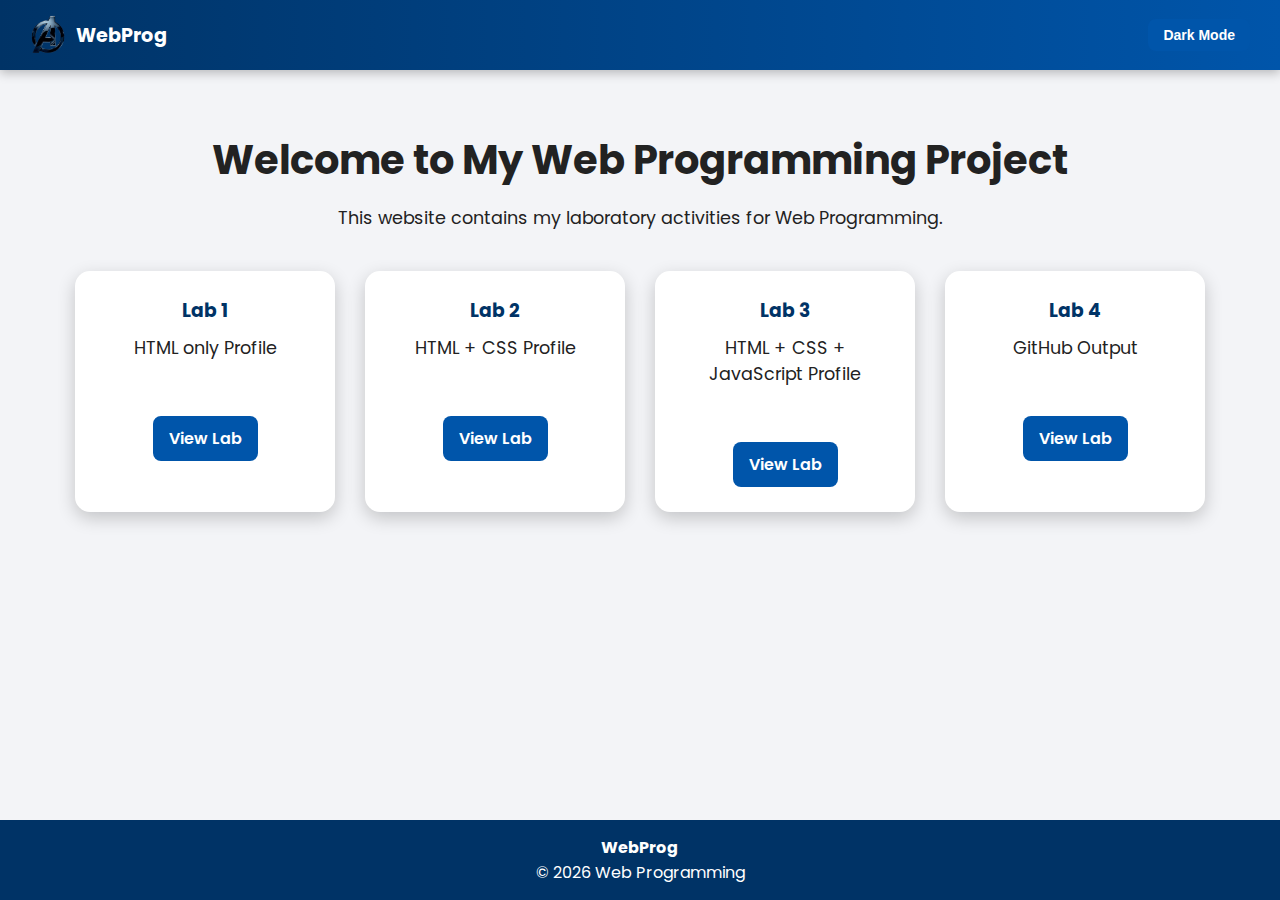
<file: index.html>
<!DOCTYPE html>
<html lang="en">
<head>
    <meta charset="UTF-8">
    <title>My Web Programming Project</title>
    <link rel="stylesheet" href="style.css">
    <script src="script.js" defer></script>
</head>
<body>

<header class="navbar">
    <a href="index.html" class="logo">
        <img src="assets/logo.png" alt="Logo">
        <span>WebProg</span>
    </a>

    <button id="themeBtn">Dark Mode</button>
</header>

<main class="home">
    <h1 id="welcomeText">Welcome to My Web Programming Project</h1>
    <p>This website contains my laboratory activities for Web Programming.</p>

    <!-- LAB CARDS CONTAINER -->
    <div class="lab-cards">

        <div class="card">
            <h3>Lab 1</h3>
            <p>HTML only Profile</p>
            <a href="lab1/aguilar_lab1.html">View Lab</a>
        </div>

        <div class="card">
            <h3>Lab 2</h3>
            <p>HTML + CSS Profile</p>
            <a href="lab2/aguilar_lab2.html">View Lab</a>
        </div>

        <div class="card">
            <h3>Lab 3</h3>
            <p>HTML + CSS + JavaScript Profile</p>
            <a href="lab3/aguilar_lab3.html">View Lab</a>
        </div>

        <!-- ✅ LAB 4 IS NOW BESIDE LAB 3 -->
        <div class="card">
            <h3>Lab 4</h3>
            <p>GitHub Output</p>
            <a href="lab4/aguilar_lab4.html">View Lab</a>
        </div>

    </div>
</main>

<footer>
    <strong>WebProg</strong>
    <p id="year"></p>
</footer>

</body>
</html>
</file>
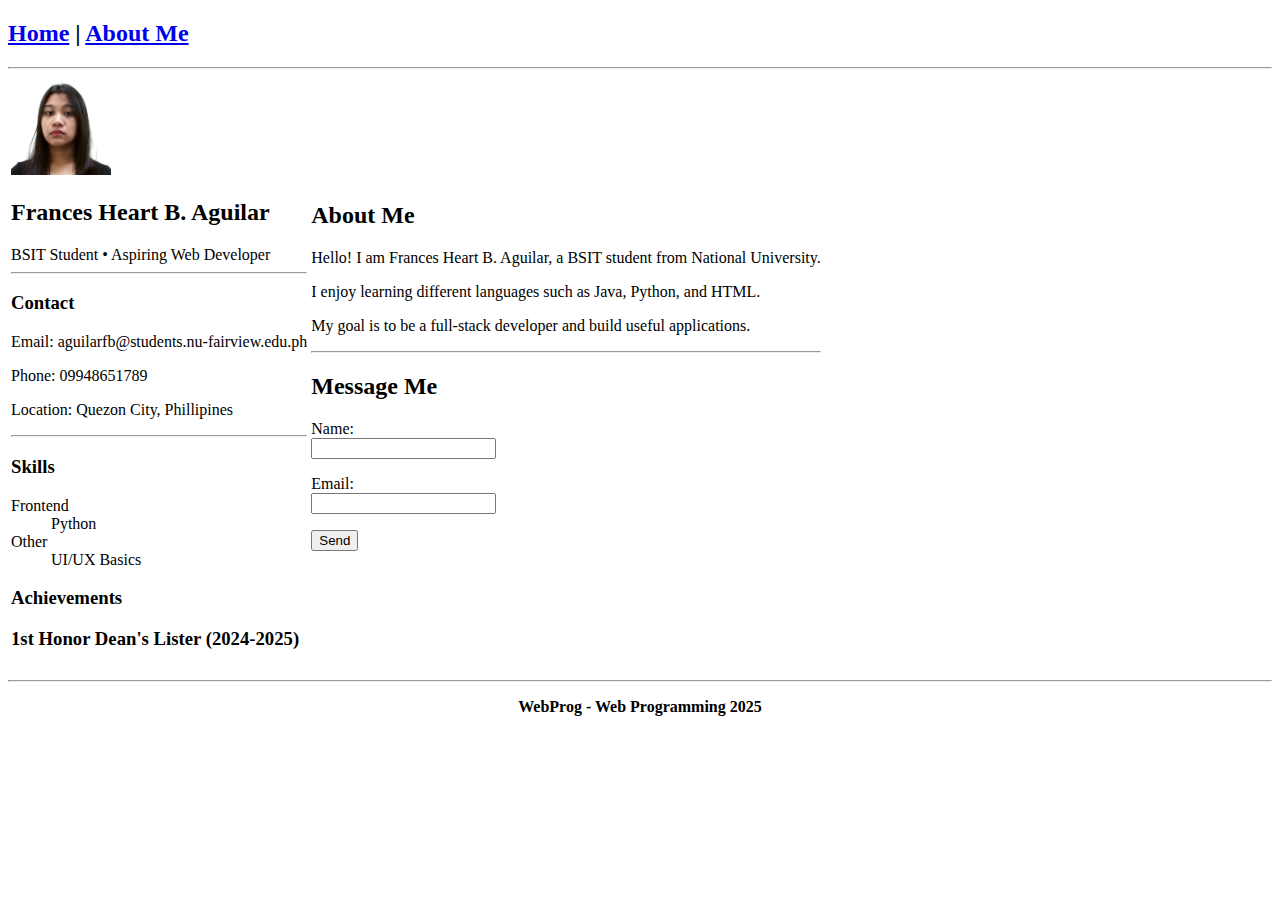
<file: lab1/aguilar_lab1.html>
<!DOCTYPE html>
<html>
<head>
<title>My Profile</title>
</head>

<body>
<div>
<h2>
<a href="#home">Home</a> |
<a href="#about">About Me</a>
</h2>
</div>

<hr>
<table>
<tr>
<td>
<div id="home">
<img src="../assets/aguilar.jpg" class="profile-img" width="100">
<h2>Frances Heart B. Aguilar</h2>
<span>BSIT Student • Aspiring Web Developer</span>
</div>

<hr>


<div>

<h3>Contact</h3>

<p>Email: aguilarfb@students.nu-fairview.edu.ph</p>
<p>Phone: 09948651789</p>
<p>Location: Quezon City, Phillipines

</div>


<hr>


<div>

<h3>Skills</h3>

<dl>
<dt>Frontend</dt>
<dd>Python</dd>

<dt>Other</dt>
<dd>UI/UX Basics</dd>
</dl>

<h3>Achievements<h3>
<dt>1st Honor Dean's Lister (2024-2025)</dt>


</div>


</td>


<!-- RIGHT COLUMN -->

<td>


<div id="about">

<h2>About Me</h2>
<p> 
Hello! I am Frances Heart B. Aguilar, a BSIT student from National University.
</p>
<p>
I enjoy learning different languages such as Java, Python, and HTML.
</p>
<p>
My goal is to be a full-stack developer and build useful applications.
</p>
</div>



<hr>


<div>

<h2>Message Me</h2>

<form action="submit" method="post">

<p>

Name:<br><input type="text" name="name">

</p>

<p>

Email:<br><input type="email" name="email">

</p>

<p>

<input type="submit" value="Send">

</p>

</form>

</div>


</td>


</tr>

</table>


<hr>
<div>
<p><center><strong>WebProg - Web Programming 2025</strong></center></p>
</div>
</body>
</html>
</file>
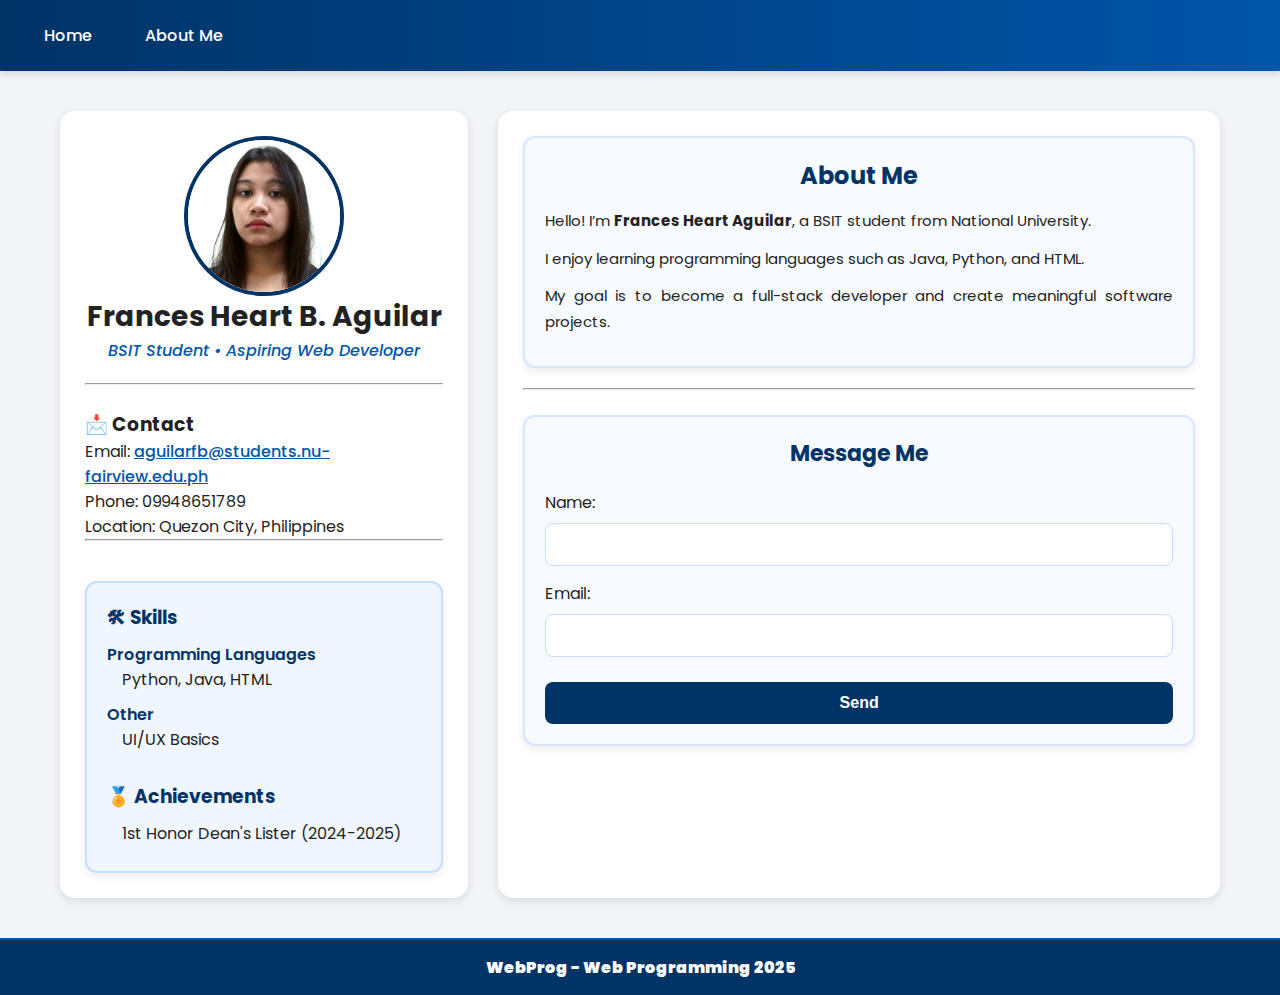
<file: lab2/aguilar_lab2.html>
<!DOCTYPE html>
<html>
<head>
<title>My Profile</title>
<link rel="stylesheet" href="style.css">
</head>
<body>

<!-- NAVIGATION BAR -->
<header class="navbar">
<nav>
<a href="#home">Home</a>
<a href="#about">About Me</a>
</nav>
</header>

<!-- TWO COLUMN -->
<main id="main-content">

<!-- LEFT COLUMN -->
<section class="left-column">
<div id="home">
<img src="../assets/aguilar.jpg" class="profile-img">
<h2 class="name">Frances Heart B. Aguilar</h2>
<p class="job-title">BSIT Student • Aspiring Web Developer</p>
</div>

<hr><br>

<div class="contact-section">
<h3>📩 Contact</h3>
<p>Email: <a href="mailto:aguilarfb@students.nu-fairview.edu.ph">aguilarfb@students.nu-fairview.edu.ph</a></p>
<p>Phone: 09948651789</p>
<p>Location: Quezon City, Philippines</p>
</div>

<hr><br>

<div class="skills-section">
<h3>🛠 Skills</h3>
<dl>
<dt>Programming Languages</dt>
<dd>Python, Java, HTML</dd>

<dt>Other</dt>
<dd>UI/UX Basics</dd>
</dl>

<br>
<h3>🏅 Achievements</h3>
<dl>
<dd>1st Honor Dean's Lister (2024-2025)</dd>
</dl>
</div>
</section>

<!-- RIGHT COLUMN -->
<section class="right-column">
<div id="about">
<h2>About Me</h2>
<p>Hello! I’m <strong>Frances Heart Aguilar</strong>, a BSIT student from National University.</p>
<p>I enjoy learning programming languages such as Java, Python, and HTML.</p>
<p>My goal is to become a full-stack developer and create meaningful software projects.</p>
</div>

<hr><br>

<div class="message-section">
  <form action="submit" method="post">
    <h2>Message Me</h2>
    <p>Name:<br><input type="text" name="name"></p>
    <p>Email:<br><input type="email" name="email"></p>
    <p><input type="submit" value="Send"></p>
  </form>
</div>

</main>

<!-- FOOTER -->
<footer>
<strong>WebProg - Web Programming 2025</strong>
</footer>

</body>
</html>
</file>
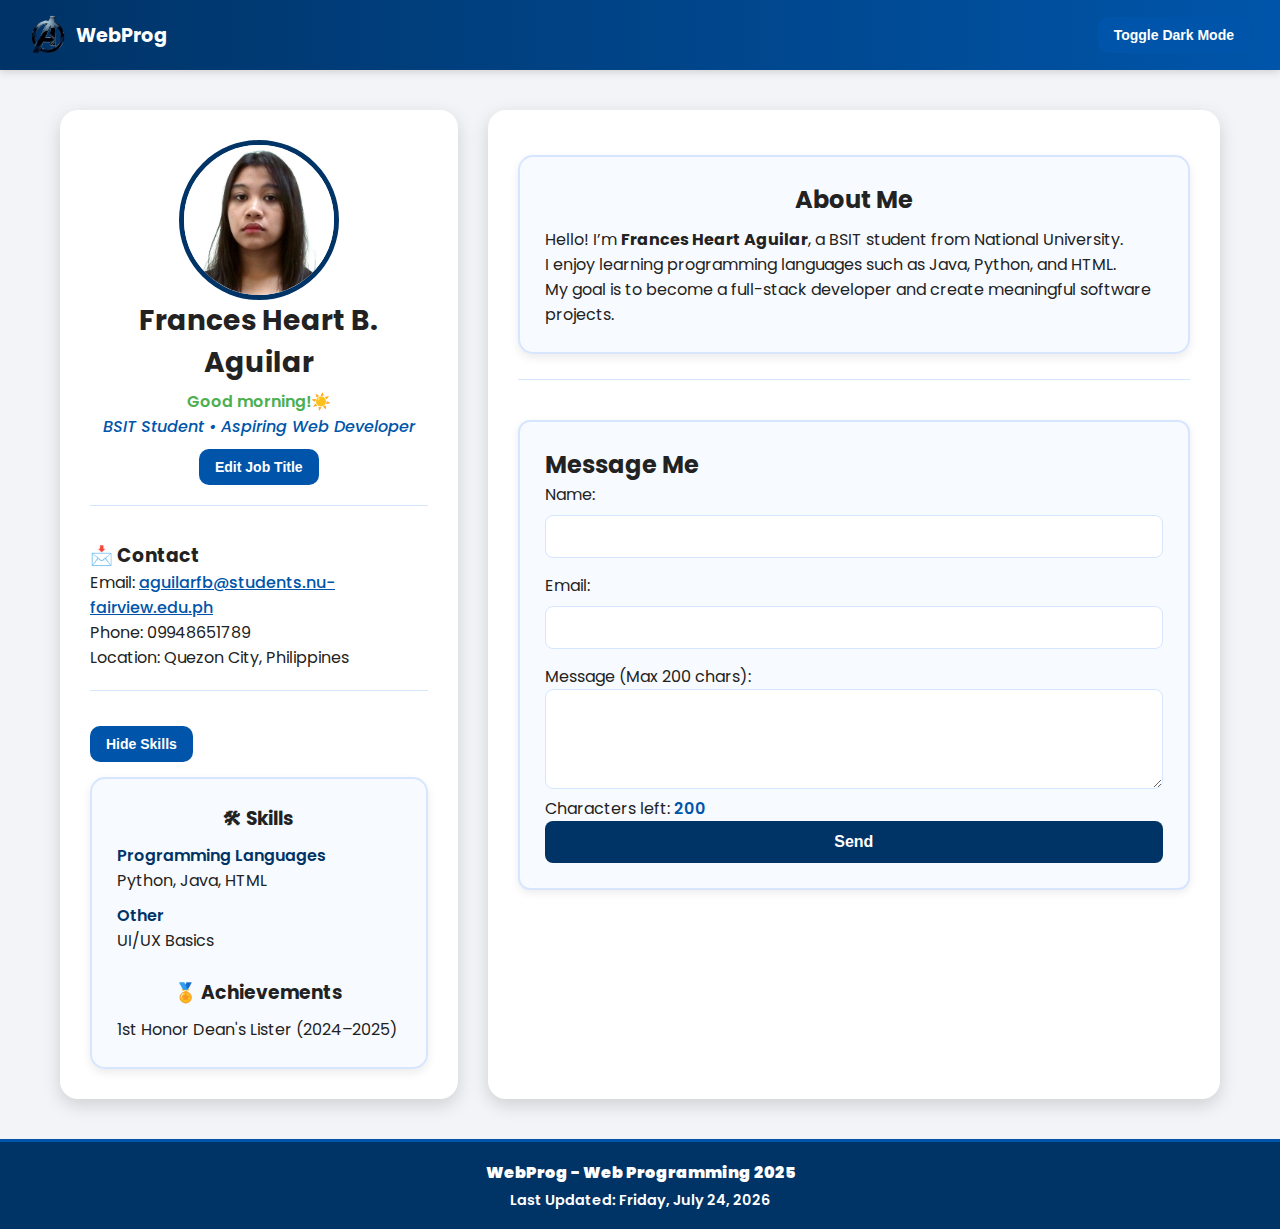
<file: lab3/aguilar_lab3.html>
<!DOCTYPE html>
<html lang="en">
<head>
    <meta charset="UTF-8">
    <title>My Profile</title>
    <link rel="stylesheet" href="style.css">
    <script src="script.js" defer></script>
</head>
<body onload="displayTimeGreeting()">

<header class="navbar">
    <a href="../index.html" class="logo">
        <img src="../assets/logo.png" alt="Logo">
        <span>WebProg</span>
    </a>

    <button id="themeBtn">Toggle Dark Mode</button>
</header>

<main id="main-content">

    <section class="left-column">
        <div id="home">
            <img src="../assets/aguilar.jpg" class="profile-img">

            <h2 class="name">Frances Heart B. Aguilar</h2>
            <p id="timeGreeting"></p>
            <p class="job-title" id="jobTitle">BSIT Student • Aspiring Web Developer</p>

            <button id="editJobBtn">Edit Job Title</button>
        </div>

        <hr><br>

        <div class="contact-section">
            <h3>📩 Contact</h3>
            <p>Email: <a href="mailto:aguilarfb@students.nu-fairview.edu.ph">aguilarfb@students.nu-fairview.edu.ph</a></p>
            <p>Phone: 09948651789</p>
            <p>Location: Quezon City, Philippines</p>
        </div>

        <hr><br>

        <button id="toggleSkillsBtn">Hide Skills</button>

        <div class="skills-section" id="skillsSection">
            <h3>🛠 Skills</h3>
            <dl>
                <dt>Programming Languages</dt>
                <dd>Python, Java, HTML</dd>

                <dt>Other</dt>
                <dd>UI/UX Basics</dd>
            </dl>

            <br>
            <h3>🏅 Achievements</h3>
            <dl>
                <dd>1st Honor Dean's Lister (2024–2025)</dd>
            </dl>
        </div>
    </section>

    <section class="right-column">
        <div id="about">
            <h2>About Me</h2>
            <p>Hello! I’m <strong>Frances Heart Aguilar</strong>, a BSIT student from National University.</p>
            <p>I enjoy learning programming languages such as Java, Python, and HTML.</p>
            <p>My goal is to become a full-stack developer and create meaningful software projects.</p>
        </div>

        <hr><br>

        <div class="message-section">
            <form onsubmit="return validateForm()">
                <h2>Message Me</h2>

                <label>Name:<br>
                    <input type="text" name="name" id="nameField">
                </label>

                <label>Email:<br>
                    <input type="email" name="email" id="emailField">
                </label>

                <label>Message (Max 200 chars):<br>
                    <textarea id="msgBox" maxlength="200" name="message"></textarea>
                </label>

                <p>Characters left: <span id="counter">200</span></p>

                <input type="submit" value="Send">
            </form>
        </div>

    </section>
</main>

<footer>
    <strong>WebProg - Web Programming 2025</strong>
    <p id="dateDisplay"></p>
</footer>

</body>
</html>
</file>
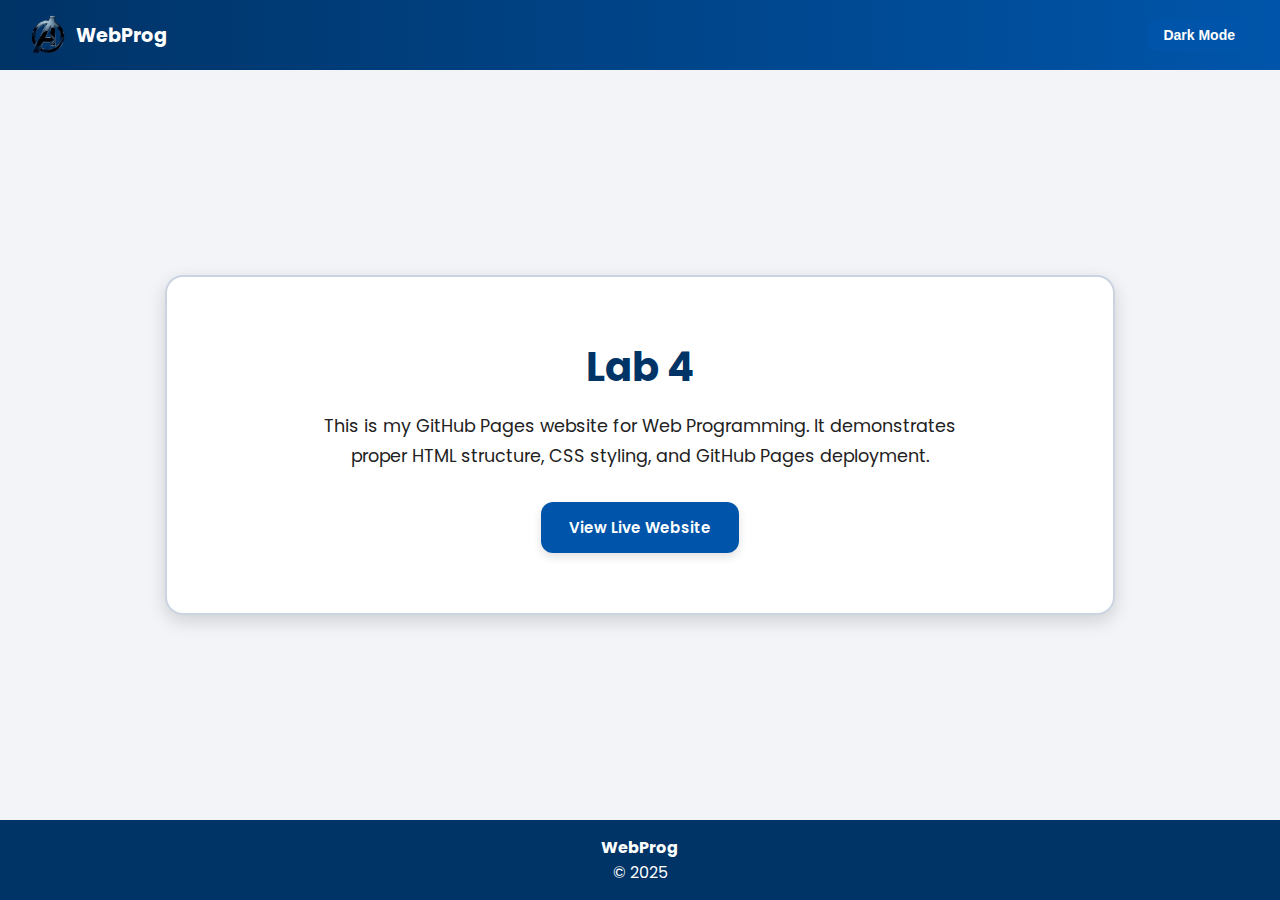
<file: lab4/aguilar_lab4.html>
<!DOCTYPE html>
<html lang="en">
<head>
    <meta charset="UTF-8">
    <meta name="viewport" content="width=device-width, initial-scale=1.0">
    <title>Lab 4 - GitHub Pages</title>
    <link rel="stylesheet" href="style.css">
    <script src="script.js" defer></script>
</head>
<body>

<header class="navbar">
    <a href="../index.html" class="logo">
        <img src="../assets/logo.png" alt="Logo">
        <span>WebProg</span>
    </a>

    <button id="themeBtn">Dark Mode</button>
</header>

<main class="home lab4-page">
    <div class="lab4-card">
        <h1>Lab 4</h1>
        <p>
            This is my GitHub Pages website for Web Programming.
            It demonstrates proper HTML structure, CSS styling,
            and GitHub Pages deployment.
        </p>

        <a href="https://france-x.github.io/My-Web-Programming-Project/" target="_blank">
            View Live Website
        </a>
    </div>
</main>

<footer>
    <strong>WebProg</strong>
    <p>&copy; 2025</p>
</footer>

</body>
</html>
</file>
<file: style.css>
@import url('https://fonts.googleapis.com/css2?family=Poppins:wght@300;400;600;700&display=swap');

* {
    margin: 0;
    padding: 0;
    box-sizing: border-box;
}

/* ========== LIGHT MODE VARIABLES ========== */
:root {
    --bg-color: #f3f4f7;
    --text-color: #222;
    --card-bg: #ffffff;
    --primary: #003366;
    --secondary: #0055aa;
}

/* ========== DARK MODE VARIABLES ========== */
.dark-mode {
    --bg-color: #121826;
    --text-color: #f1f1f1;
    --card-bg: #1e293b;
    --primary: #38bdf8;
    --secondary: #0ea5e9;
}

body {
    font-family: "Poppins", sans-serif;
    background: var(--bg-color);
    color: var(--text-color);
    min-height: 100vh;
    display: flex;
    flex-direction: column;
    transition: background 0.3s, color 0.3s;
}

/* ================= NAVBAR ================= */

.navbar {
    background: linear-gradient(90deg, var(--primary), var(--secondary));
    padding: 15px 30px;
    display: flex;
    align-items: center;
    gap: 25px;
    box-shadow: 0 3px 10px rgba(0,0,0,0.25);
}

/* LOGO */
.logo {
    display: flex;
    align-items: center;
    gap: 10px;
    font-weight: 700;
    font-size: 1.2rem;
    color: white;
    text-decoration: none;
}

.logo img {
    height: 40px;
}

/* NAV LINKS */
.navbar nav a {
    color: white;
    text-decoration: none;
    font-weight: 500;
    margin-right: 20px;
}

.navbar nav a:hover,
.navbar nav a.active {
    text-decoration: underline;
}

/* DARK MODE BUTTON */
#themeBtn {
    margin-left: auto;
    padding: 8px 15px;
    background: var(--secondary);
    color: white;
    border: none;
    border-radius: 8px;
    cursor: pointer;
    font-weight: 600;
    font-size: 14px;
    transition: background-color 0.25s, transform 0.2s;
}

#themeBtn:hover {
    background: var(--primary);
    transform: translateY(-1px);
}


/* ================= HOME ================= */

.home {
    text-align: center;
    padding: 60px 20px;
    flex: 1;
}

.home h1 {
    font-size: 2.5rem;
    margin-bottom: 15px;
}

.home p {
    font-size: 1.1rem;
    margin-bottom: 40px;
}

/* ================= LAB CARDS ================= */

.lab-cards {
    display: flex;
    justify-content: center;
    gap: 30px;
    flex-wrap: wrap;
}

.card {
    background: var(--card-bg);
    width: 260px;
    padding: 25px;
    border-radius: 15px;
    box-shadow: 0 6px 18px rgba(0,0,0,0.2);
    transition: 0.3s;
}

.card:hover {
    transform: translateY(-6px);
}

.card h3 {
    color: var(--primary);
    margin-bottom: 10px;
}

.card a {
    display: inline-block;
    margin-top: 15px;
    padding: 10px 16px;
    background: var(--secondary);
    color: white;
    border-radius: 8px;
    text-decoration: none;
    font-weight: 600;
}

/* ================= FOOTER ================= */

footer {
    text-align: center;
    padding: 15px;
    background: var(--primary);
    color: white;
}

/* ================= RESPONSIVE ================= */

@media (max-width: 768px) {
    .home h1 {
        font-size: 2rem;
    }
}
</file>
<file: lab2/style.css>
/* ===== GLOBAL ===== */
@import url('https://fonts.googleapis.com/css2?family=Poppins:wght@300;400;600;700&display=swap');

* {
  margin: 0;
  padding: 0;
  box-sizing: border-box;
}

body {
  font-family: "Poppins", sans-serif;
  background: #f3f4f7;
  padding: 0;
  color: #222;
}

/* ===== NAVIGATION BAR ===== */
.navbar {
  background: linear-gradient(90deg, #003366, #0055aa);
  padding: 15px 30px;
  color: white;
  box-shadow: 0 2px 8px rgba(0,0,0,0.15);
}

.navbar nav {
  display: flex;
  gap: 25px;
}

.navbar a {
  text-decoration: none;
  color: white;
  font-weight: 500;
  padding: 8px 14px;
  border-radius: 6px;
  transition: 0.2s;
}

.navbar a:hover {
  background: rgba(255,255,255,0.2);
}

/* ===== MAIN LAYOUT ===== */
#main-content {
  display: flex;
  gap: 30px;
  max-width: 1200px;
  margin: 40px auto;
  padding: 0 20px;
}

/* ===== CARD STYLING ===== */
.left-column, .right-column {
  background: white;
  padding: 25px;
  border-radius: 15px;
  box-shadow: 0 3px 10px rgba(0,0,0,0.1);
}

/* ===== PROFILE SECTION ===== */
.profile-img {
  display: block;
  margin: 0 auto;
  border: 4px solid #003366;
  border-radius: 50%;
  width: 160px;
  height: 160px;
  object-fit: cover;
}

.name {
  font-size: 28px;
  font-weight: 700;
  text-align: center;
}

.job-title {
  color: #0055aa;
  font-style: italic;
  margin-bottom: 20px;
  font-weight: 500;
  text-align: center;
}

/* ===== CONTACT ===== */
.contact-section a {
  color: #0055aa;
  font-weight: 500;
}

.contact-section a:hover {
  text-decoration: underline;
}

/* ===== SKILLS SECTION (IMPROVED CARD DESIGN) ===== */
.skills-section {
  background: #f0f6ff; /* light blue background */
  padding: 20px;
  border-radius: 12px;
  border: 2px solid #c7ddff; /* soft border */
  box-shadow: 0 3px 8px rgba(0, 0, 0, 0.08);
  margin-top: 15px;
}

.skills-section h3 {
  margin-bottom: 10px;
  color: #003366;
  font-weight: 700;
}

.skills-section dt {
  font-weight: 600;
  margin-top: 10px;
  color: #003366;
}

.skills-section dd {
  margin-left: 15px;
  margin-bottom: 5px;
}

/* ===== ABOUT ME SECTION IMPROVED ===== */
#about {
  padding: 20px;
  background: #f7faff;
  border-radius: 12px;
  border: 2px solid #d7e6ff;
  box-shadow: 0 3px 8px rgba(0, 0, 0, 0.08);
  margin-bottom: 20px;
}

#about h2 {
  text-align: center;
  margin-bottom: 15px;
  color: #003366;
  font-weight: 700;
}

#about p {
  text-align: justify;              /* Better reading flow */
  line-height: 1.7;                 /* Line spacing */
  margin-bottom: 12px;              /* Space between paragraphs */
  font-size: 15px;
}

/* ===== MESSAGE FORM ===== */
form {
  background: #f7faff;             /* light card background */
  padding: 20px;
  border-radius: 12px;
  border: 2px solid #d7e6ff;
  box-shadow: 0 3px 8px rgba(0, 0, 0, 0.08);
}

form input[type="text"],
form input[type="email"] {
  width: 100%;
  padding: 12px;
  margin-top: 8px;
  margin-bottom: 15px;
  border-radius: 8px;
  border: 1.5px solid #c7ddff;
  transition: 0.3s;
  font-size: 15px;
}

form input[type="text"]:focus,
form input[type="email"]:focus {
  outline: none;
  border-color: #0055aa;
  box-shadow: 0 0 5px rgba(0, 85, 170, 0.4);
}

form input[type="submit"] {
  width: 100%;
  background: #003366;
  color: white;
  padding: 12px 0;
  margin-top: 10px;
  border: none;
  border-radius: 8px;
  cursor: pointer;
  font-weight: 600;
  font-size: 16px;
  transition: 0.3s;
}

form input[type="submit"]:hover {
  background: #0055aa;
  transform: scale(1.02);
  box-shadow: 0 4px 12px rgba(0, 85, 170, 0.4);
}

.message-section form h2 {
  text-align: center;
  margin-bottom: 20px;
  color: #003366;
  font-weight: 700;
  font-size: 22px;

}

/* ===== FOOTER ===== */
footer {
  text-align: center;               /* Center text */
  background: #003366;              /* Dark blue background */
  color: white;                     /* White text */
  padding: 15px 0;                  /* Vertical padding */
  font-weight: 600;
  border-top: 2px solid #0055aa;    /* Optional top border accent */
}

/* ===== RESPONSIVE ===== */
@media (max-width: 760px) {
  #main-content {
    flex-direction: column;
  }
}
</file>
<file: lab3/style.css>
@import url('https://fonts.googleapis.com/css2?family=Poppins:wght@300;400;600;700&display=swap');

* {
  margin: 0;
  padding: 0;
  box-sizing: border-box;
}

:root {
    --primary-color: #003366;
    --secondary-color: #0055aa;
    --background-color: #f3f4f7;
    --card-background: white;
    --text-color: #222;
    --accent-light: #f7faff;
    --accent-border: #d7e6ff;
}

body {
  font-family: "Poppins", sans-serif;
  background: var(--background-color);
  color: var(--text-color);
  transition: background-color 0.3s, color 0.3s;
}

.dark-mode {
    --primary-color: #0088cc;
    --secondary-color: #3aa6d7;
    --background-color: #1a1a2e;
    --card-background: #232c44;
    --text-color: #f0f0f0;
    --accent-light: #33405f;
    --accent-border: #445681;
}

.dark-mode .navbar {
    background: linear-gradient(90deg, var(--primary-color), var(--secondary-color));
}

.dark-mode footer {
    background: var(--primary-color);
}

.dark-mode h2, 
.dark-mode h3, 
.dark-mode dt, 
.dark-mode .job-title {
    color: var(--secondary-color) !important;
}

.navbar {
  background: linear-gradient(90deg, var(--primary-color), var(--secondary-color));
  padding: 15px 30px;
  color: white;
  box-shadow: 0 2px 8px rgba(0,0,0,0.15);
  display: flex;
  align-items: center;
}

.navbar nav {
  display: flex;
  gap: 25px;
}

.navbar {
    background: linear-gradient(90deg, #003366, #0055aa);
    padding: 15px 30px;
    display: flex;
    align-items: center;
    justify-content: space-between;
}

.logo {
    display: flex;
    align-items: center;
    gap: 10px;
    text-decoration: none;
    color: white;
    font-weight: 700;
    font-size: 1.2rem;
}

.logo img {
    height: 40px;
}

.logo:hover {
    opacity: 0.9;
}

#themeBtn, #editJobBtn, #toggleSkillsBtn {
    padding: 10px 16px;
    background: var(--secondary-color);
    color: white;
    border: none;
    border-radius: 10px;
    cursor: pointer;
    font-weight: 600;
    font-size: 14px;
    transition: 0.25s ease;
}

#themeBtn:hover, #editJobBtn:hover, #toggleSkillsBtn:hover {
    background: var(--primary-color);
    transform: translateY(-2px);
    box-shadow: 0 4px 10px rgba(0,0,0,0.12);
}

#themeBtn {
    margin-left: auto;
}
#editJobBtn {
    display: block;
    margin: 10px auto 15px auto;
}

#main-content {
  display: flex;
  gap: 30px;
  max-width: 1200px;
  margin: 40px auto;
  padding: 0 20px;
}

.left-column,
.right-column {
  background: var(--card-background);
  padding: 30px;
  border-radius: 18px;
  box-shadow: 0 6px 18px rgba(0, 0, 0, 0.15);
  transition: 0.3s ease;
}

.left-column:hover,
.right-column:hover {
  transform: translateY(-3px);
  box-shadow: 0 8px 20px rgba(0, 0, 0, 0.20);
}

.profile-img {
  display: block;
  margin: 0 auto;
  border: 5px solid var(--primary-color);
  border-radius: 50%;
  width: 160px;
  height: 160px;
  object-fit: cover;
  transition: 0.4s ease;
}

.profile-img:hover {
  transform: scale(1.05);
  border-color: var(--secondary-color);
  box-shadow: 0 0 12px rgba(0, 85, 170, 0.4);
}

.name {
  font-size: 28px;
  font-weight: 700;
  text-align: center;
}

.job-title {
  color: var(--secondary-color);
  font-style: italic;
  text-align: center;
  font-weight: 500;
}

#timeGreeting {
    text-align: center;
    font-size: 1em;
    font-weight: 600;
    color: #4CAF50;
    margin-top: 5px;
}

.left-column hr {
    margin-top: 20px;
    margin-bottom: 10px;
    border: 0;
    border-top: 1.7px solid var(--accent-border);
}

.right-column hr {
    margin-top: 25px;     /* space above the line */
    margin-bottom: 15px;  /* space below the line */
    border: 0;
    border-top: 1.7px solid var(--accent-border);
}

.contact-section a {
  color: var(--secondary-color);
  font-weight: 500;
}

.skills-section,
#about {
  background: var(--accent-light);
  padding: 25px;
  border-radius: 15px;
  border: 2px solid var(--accent-border);
  box-shadow: 0 4px 10px rgba(0,0,0,0.08);
  margin-top: 15px;
  transition: 0.3s;
}

.skills-section dt {
  font-weight: 600;
  margin-top: 10px;
  color: var(--primary-color);
}

.skills-section h3,
#about h2 {
  margin-bottom: 10px;
  font-weight: 700;
  text-align: center;
}

form {
  background: var(--accent-light);
  padding: 25px;
  border-radius: 12px;
  border: 2px solid var(--accent-border);
  box-shadow: 0 3px 8px rgba(0,0,0,0.08);
  transition: 0.3s;
}

form input[type="text"],
form input[type="email"] {
  width: 100%;
  padding: 12px;
  margin-top: 8px;
  margin-bottom: 15px;
  border-radius: 8px;
  border: 1.5px solid var(--accent-border);
  transition: 0.3s;
  font-size: 15px;
}

form input[type="text"]:focus,
form input[type="email"]:focus {
  border-color: var(--secondary-color);
  box-shadow: 0 0 5px rgba(0, 85, 170, 0.4);
}

#msgBox {
    width: 100%;
    padding: 12px;
    border-radius: 8px;
    border: 1.5px solid var(--accent-border);
    font-size: 15px;
    resize: vertical;
    min-height: 100px;
    transition: 0.3s;
}

#msgBox:focus {
  border-color: var(--secondary-color);
  box-shadow: 0 0 5px rgba(0, 85, 170, 0.4);
}

#counter {
  font-weight: 600;
  color: var(--secondary-color);
}

form input[type="submit"] {
  width: 100%;
  background: var(--primary-color);
  color: white;
  padding: 12px;
  border: none;
  border-radius: 8px;
  cursor: pointer;
  font-weight: 600;
  font-size: 16px;
  transition: 0.3s;
}

form input[type="submit"]:hover {
  background: var(--secondary-color);
  transform: scale(1.02);
}

footer {
  text-align: center;
  background: var(--primary-color);
  color: white;
  padding: 18px 0;
  font-weight: 600;
  border-top: 3px solid var(--secondary-color);
}

footer p {
  font-size: 0.9em;
  margin-top: 5px;
}

@media (max-width: 760px) {
  #main-content {
    flex-direction: column;
  }
}
</file>
<file: lab4/style.css>
@import url('https://fonts.googleapis.com/css2?family=Poppins:wght@300;400;600;700&display=swap');

* {
    margin: 0;
    padding: 0;
    box-sizing: border-box;
}

/* ================= THEME ================= */

#themeBtn {
    margin-left: auto;
    padding: 8px 15px;
    background: var(--secondary);
    color: white;
    border: none;
    border-radius: 8px;
    cursor: pointer;
    font-weight: 600;
    font-size: 14px;
    transition: background-color 0.25s, transform 0.2s;
}

#themeBtn:hover {
    background: var(--primary);
    transform: translateY(-1px);
}

:root {
    --bg-color: #f3f4f7;
    --text-color: #222;
    --card-bg: #ffffff;
    --primary: #003366;
    --secondary: #0055aa;
    --border: #cbd5e1;
}

.dark-mode {
    --bg-color: #121826;
    --text-color: #f1f5f9;
    --card-bg: #1e293b;
    --primary: #38bdf8;
    --secondary: #0ea5e9;
    --border: #334155;
}

body {
    font-family: "Poppins", sans-serif;
    background: var(--bg-color);
    color: var(--text-color);
    min-height: 100vh;
    display: flex;
    flex-direction: column;
    transition: 0.3s ease;
}

/* ================= NAVBAR ================= */
.navbar {
    background: linear-gradient(90deg, var(--primary), var(--secondary));
    padding: 15px 30px;
    display: flex;
    align-items: center;
    gap: 30px;
}

nav a {
    color: white;
    text-decoration: none;
    font-weight: 500;
}

nav a.active {
    text-decoration: underline;
}

.logo {
    display: flex;
    align-items: center;
    gap: 10px;
    font-weight: 700;
    font-size: 1.2rem;
    color: white;
    text-decoration: none;
}

.logo img {
    height: 40px;
}


/* ================= MAIN ================= */
.home {
    flex: 1;
    padding: 40px 20px;
    display: flex;
    justify-content: center;
    align-items: center;
}

/* ================= LAB 4 PAGE ================= */

.lab4-page {
    flex: 1;
    display: flex;
    justify-content: center;
    align-items: center;
    padding: 40px 20px;
}

.lab4-card {
    background: var(--card-bg);
    width: 90%;
    max-width: 950px;
    padding: 60px 70px;

    border-radius: 18px;
    border: 2px solid var(--border);

    box-shadow: 0 6px 18px rgba(0, 0, 0, 0.15);
    transition: 0.3s ease;

    display: flex;
    flex-direction: column;
    align-items: center;
    text-align: center;
}

.lab4-card:hover {
    transform: translateY(-4px);
    box-shadow: 0 8px 22px rgba(0, 0, 0, 0.22);
}

.lab4-card h1 {
    font-size: 2.5rem;
    font-weight: 700;
    color: var(--primary);
    margin-bottom: 15px;
}

.dark-mode .lab4-card h1 {
    color: var(--secondary);
}

.lab4-card p {
    max-width: 650px;
    font-size: 1.1rem;
    line-height: 1.7;
    margin-bottom: 30px;
    color: var(--text-color);
}

/* CTA BUTTON — FIXED */
.lab4-card a {
    padding: 14px 28px;
    background: var(--secondary);
    color: white;

    border-radius: 12px;
    font-weight: 600;
    text-decoration: none;
    font-size: 15px;

    transition: 0.25s ease;
    box-shadow: 0 4px 10px rgba(0,0,0,0.12);
}

.lab4-card a:hover {
    background: var(--primary);
    transform: translateY(-2px);
    box-shadow: 0 6px 14px rgba(0,0,0,0.18);
}

/* ================= FOOTER ================= */
footer {
    background: var(--primary);
    color: white;
    text-align: center;
    padding: 15px;
}
</file>
